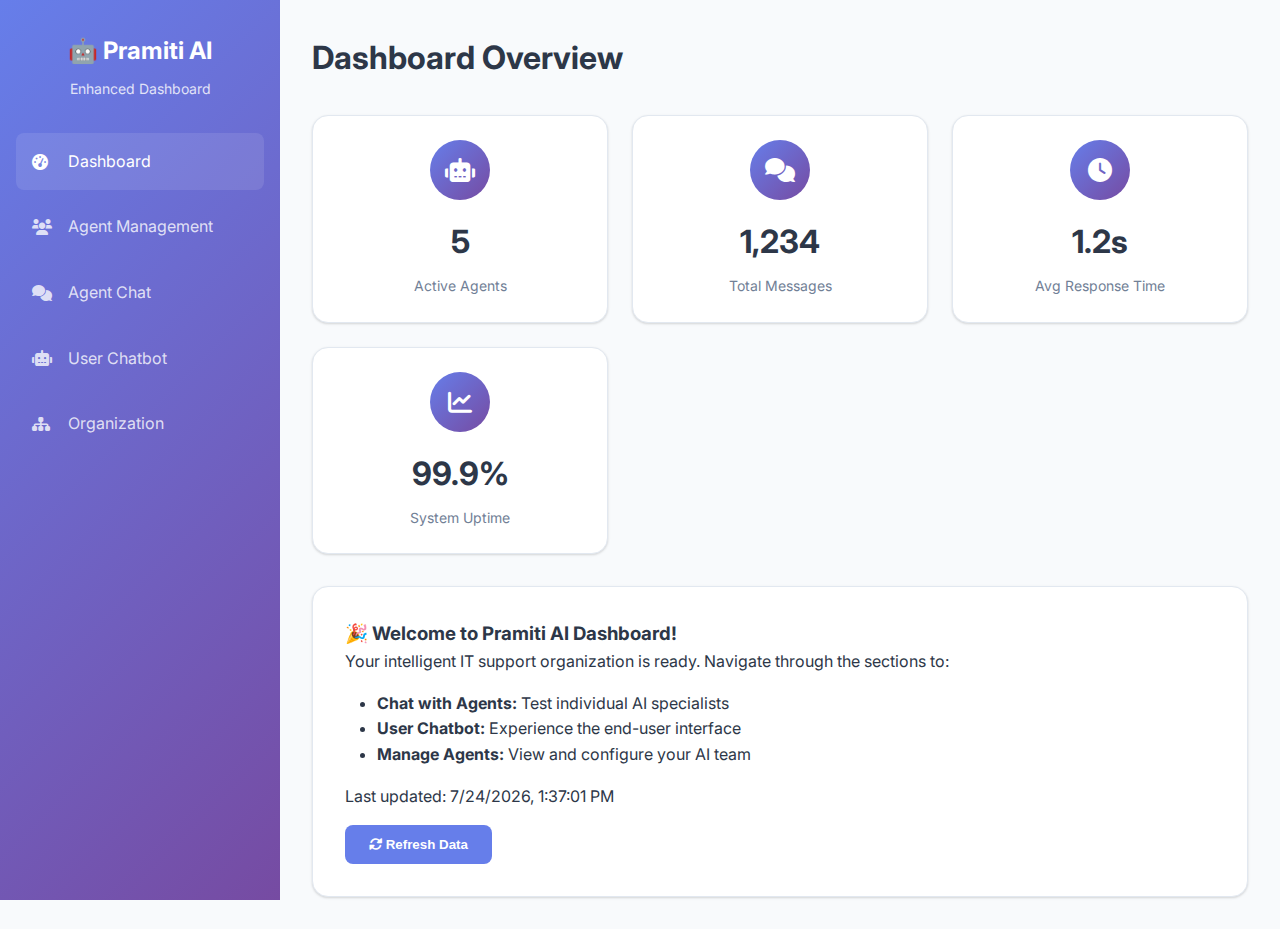
<file: web/chatbot-dashboard.html>
<!DOCTYPE html>
<html lang="en">
<head>
    <meta charset="UTF-8">
    <meta name="viewport" content="width=device-width, initial-scale=1.0">
    <title>Pramiti AI - Enhanced Dashboard</title>
    <link href="https://fonts.googleapis.com/css2?family=Inter:wght@300;400;500;600;700&display=swap" rel="stylesheet">
    <link rel="stylesheet" href="https://cdnjs.cloudflare.com/ajax/libs/font-awesome/6.0.0/css/all.min.css">
    <style>
        * {
            margin: 0;
            padding: 0;
            box-sizing: border-box;
        }

        :root {
            --primary-color: #667eea;
            --primary-dark: #5a6fd8;
            --secondary-color: #764ba2;
            --background-color: #f8fafc;
            --surface-color: #ffffff;
            --text-primary: #2d3748;
            --text-secondary: #718096;
            --border-color: #e2e8f0;
            --success-color: #48bb78;
            --warning-color: #ed8936;
            --error-color: #f56565;
            --shadow-sm: 0 1px 3px 0 rgba(0, 0, 0, 0.1), 0 1px 2px 0 rgba(0, 0, 0, 0.06);
            --shadow-md: 0 4px 6px -1px rgba(0, 0, 0, 0.1), 0 2px 4px -1px rgba(0, 0, 0, 0.06);
            --shadow-lg: 0 10px 15px -3px rgba(0, 0, 0, 0.1), 0 4px 6px -2px rgba(0, 0, 0, 0.05);
        }

        body {
            font-family: 'Inter', sans-serif;
            background-color: var(--background-color);
            color: var(--text-primary);
            line-height: 1.6;
        }

        .dashboard-container {
            display: flex;
            min-height: 100vh;
        }

        /* Sidebar */
        .sidebar {
            width: 280px;
            background: linear-gradient(135deg, var(--primary-color) 0%, var(--secondary-color) 100%);
            padding: 2rem 0;
            color: white;
            position: fixed;
            height: 100vh;
            overflow-y: auto;
            z-index: 1000;
        }

        .logo {
            text-align: center;
            margin-bottom: 2rem;
            padding: 0 2rem;
        }

        .logo h1 {
            font-size: 1.5rem;
            font-weight: 700;
            margin-bottom: 0.5rem;
        }

        .logo p {
            opacity: 0.8;
            font-size: 0.875rem;
        }

        .nav-menu {
            list-style: none;
            padding: 0 1rem;
        }

        .nav-item {
            margin-bottom: 0.5rem;
        }

        .nav-link {
            display: flex;
            align-items: center;
            padding: 1rem;
            color: rgba(255, 255, 255, 0.8);
            text-decoration: none;
            border-radius: 0.5rem;
            transition: all 0.3s ease;
            cursor: pointer;
        }

        .nav-link:hover,
        .nav-link.active {
            background: rgba(255, 255, 255, 0.1);
            color: white;
        }

        .nav-link i {
            width: 20px;
            margin-right: 1rem;
        }

        /* Main Content */
        .main-content {
            flex: 1;
            margin-left: 280px;
            padding: 2rem;
        }

        .content-section {
            display: none;
        }

        .content-section.active {
            display: block;
        }

        /* Header */
        .page-header {
            display: flex;
            justify-content: space-between;
            align-items: center;
            margin-bottom: 2rem;
        }

        .page-title {
            font-size: 2rem;
            font-weight: 700;
            color: var(--text-primary);
        }

        /* Cards */
        .card {
            background: var(--surface-color);
            border-radius: 1rem;
            padding: 2rem;
            box-shadow: var(--shadow-sm);
            border: 1px solid var(--border-color);
        }

        .stats-grid {
            display: grid;
            grid-template-columns: repeat(auto-fit, minmax(250px, 1fr));
            gap: 1.5rem;
            margin-bottom: 2rem;
        }

        .stat-card {
            background: var(--surface-color);
            border-radius: 1rem;
            padding: 1.5rem;
            box-shadow: var(--shadow-sm);
            border: 1px solid var(--border-color);
            text-align: center;
        }

        .stat-icon {
            width: 60px;
            height: 60px;
            background: linear-gradient(135deg, var(--primary-color), var(--secondary-color));
            border-radius: 50%;
            display: flex;
            align-items: center;
            justify-content: center;
            margin: 0 auto 1rem;
            color: white;
            font-size: 1.5rem;
        }

        .stat-value {
            font-size: 2rem;
            font-weight: 700;
            color: var(--text-primary);
            margin-bottom: 0.5rem;
        }

        .stat-label {
            color: var(--text-secondary);
            font-size: 0.875rem;
        }

        /* Chat Interface */
        .chat-container {
            display: grid;
            grid-template-columns: 300px 1fr;
            gap: 1.5rem;
            height: calc(100vh - 200px);
        }

        .agent-list {
            background: var(--surface-color);
            border-radius: 1rem;
            padding: 1rem;
            box-shadow: var(--shadow-sm);
            overflow-y: auto;
        }

        .agent-item {
            padding: 1rem;
            border-radius: 0.5rem;
            cursor: pointer;
            transition: all 0.3s ease;
            border: 1px solid transparent;
            margin-bottom: 0.5rem;
        }

        .agent-item:hover {
            background: var(--background-color);
        }

        .agent-item.active {
            background: linear-gradient(135deg, var(--primary-color), var(--secondary-color));
            color: white;
            border-color: var(--primary-color);
        }

        .agent-info h4 {
            font-weight: 600;
            margin-bottom: 0.25rem;
        }

        .agent-info p {
            font-size: 0.875rem;
            opacity: 0.8;
        }

        .chat-window {
            background: var(--surface-color);
            border-radius: 1rem;
            display: flex;
            flex-direction: column;
            box-shadow: var(--shadow-sm);
            overflow: hidden;
        }

        .chat-header {
            padding: 1rem 1.5rem;
            background: linear-gradient(135deg, var(--primary-color), var(--secondary-color));
            color: white;
        }

        .chat-messages {
            flex: 1;
            padding: 1rem;
            overflow-y: auto;
            background: #f9fafb;
        }

        .message {
            margin-bottom: 1rem;
            display: flex;
            align-items: flex-start;
            gap: 0.75rem;
        }

        .message.user {
            flex-direction: row-reverse;
        }

        .message-avatar {
            width: 40px;
            height: 40px;
            border-radius: 50%;
            display: flex;
            align-items: center;
            justify-content: center;
            font-size: 0.875rem;
            font-weight: 600;
            flex-shrink: 0;
        }

        .message.user .message-avatar {
            background: var(--primary-color);
            color: white;
        }

        .message.agent .message-avatar,
        .message.bot .message-avatar {
            background: var(--success-color);
            color: white;
        }

        .message-content {
            background: white;
            padding: 1rem;
            border-radius: 1rem;
            max-width: 70%;
            box-shadow: var(--shadow-sm);
        }

        .message.user .message-content {
            background: var(--primary-color);
            color: white;
        }

        .message-time {
            font-size: 0.75rem;
            color: var(--text-secondary);
            margin-top: 0.5rem;
        }

        .chat-input {
            padding: 1rem 1.5rem;
            background: var(--surface-color);
            border-top: 1px solid var(--border-color);
        }

        .chat-input-form {
            display: flex;
            gap: 1rem;
            align-items: center;
        }

        .chat-input-field {
            flex: 1;
            padding: 0.75rem 1rem;
            border: 1px solid var(--border-color);
            border-radius: 2rem;
            font-size: 0.875rem;
            outline: none;
            transition: border-color 0.3s ease;
        }

        .chat-input-field:focus {
            border-color: var(--primary-color);
        }

        .chat-send-btn {
            background: var(--primary-color);
            color: white;
            border: none;
            padding: 0.75rem 1.5rem;
            border-radius: 2rem;
            cursor: pointer;
            transition: background 0.3s ease;
            font-weight: 600;
        }

        .chat-send-btn:hover {
            background: var(--primary-dark);
        }

        /* Agent Management */
        .agents-grid {
            display: grid;
            grid-template-columns: repeat(auto-fill, minmax(300px, 1fr));
            gap: 1.5rem;
        }

        .agent-card {
            background: var(--surface-color);
            border-radius: 1rem;
            padding: 1.5rem;
            box-shadow: var(--shadow-sm);
            border: 1px solid var(--border-color);
            transition: all 0.3s ease;
        }

        .agent-card:hover {
            box-shadow: var(--shadow-md);
        }

        .agent-header {
            display: flex;
            align-items: center;
            margin-bottom: 1rem;
        }

        .agent-avatar {
            width: 50px;
            height: 50px;
            background: linear-gradient(135deg, var(--primary-color), var(--secondary-color));
            border-radius: 50%;
            display: flex;
            align-items: center;
            justify-content: center;
            color: white;
            font-size: 1.25rem;
            margin-right: 1rem;
        }

        .agent-name {
            font-weight: 600;
            font-size: 1.125rem;
        }

        .agent-role {
            color: var(--text-secondary);
            font-size: 0.875rem;
        }

        .agent-status {
            display: inline-block;
            padding: 0.25rem 0.75rem;
            border-radius: 1rem;
            font-size: 0.75rem;
            font-weight: 600;
            margin-top: 1rem;
        }

        .agent-status.online {
            background: #d4edda;
            color: var(--success-color);
        }

        .agent-status.offline {
            background: #f8d7da;
            color: var(--error-color);
        }

        /* Buttons */
        .btn {
            padding: 0.75rem 1.5rem;
            border: none;
            border-radius: 0.5rem;
            font-weight: 600;
            cursor: pointer;
            transition: all 0.3s ease;
            text-decoration: none;
            display: inline-block;
            text-align: center;
            margin-right: 0.5rem;
        }

        .btn-primary {
            background: var(--primary-color);
            color: white;
        }

        .btn-primary:hover {
            background: var(--primary-dark);
        }

        .btn-secondary {
            background: var(--text-secondary);
            color: white;
        }

        .btn-success {
            background: var(--success-color);
            color: white;
        }

        /* User Bot Interface */
        .userbot-container {
            max-width: 800px;
            margin: 0 auto;
        }

        .userbot-intro {
            text-align: center;
            margin-bottom: 2rem;
        }

        .userbot-intro h2 {
            font-size: 2rem;
            margin-bottom: 1rem;
            background: linear-gradient(135deg, var(--primary-color), var(--secondary-color));
            -webkit-background-clip: text;
            -webkit-text-fill-color: transparent;
            background-clip: text;
        }

        .quick-actions {
            display: grid;
            grid-template-columns: repeat(auto-fit, minmax(200px, 1fr));
            gap: 1rem;
            margin-bottom: 2rem;
        }

        .quick-action {
            background: var(--surface-color);
            border: 1px solid var(--border-color);
            border-radius: 0.75rem;
            padding: 1rem;
            text-align: center;
            cursor: pointer;
            transition: all 0.3s ease;
        }

        .quick-action:hover {
            border-color: var(--primary-color);
            background: var(--background-color);
        }

        .quick-action i {
            font-size: 2rem;
            color: var(--primary-color);
            margin-bottom: 0.5rem;
        }

        /* Responsive Design */
        @media (max-width: 768px) {
            .sidebar {
                width: 100%;
                position: static;
                height: auto;
            }

            .main-content {
                margin-left: 0;
                padding: 1rem;
            }

            .chat-container {
                grid-template-columns: 1fr;
                height: auto;
            }

            .stats-grid {
                grid-template-columns: 1fr;
            }
        }

        /* Loading States */
        .loading {
            display: inline-block;
            width: 20px;
            height: 20px;
            border: 2px solid var(--border-color);
            border-radius: 50%;
            border-top-color: var(--primary-color);
            animation: spin 1s ease-in-out infinite;
        }

        @keyframes spin {
            to { transform: rotate(360deg); }
        }

        /* Notifications */
        .notification {
            position: fixed;
            top: 20px;
            right: 20px;
            background: var(--surface-color);
            border: 1px solid var(--border-color);
            border-radius: 0.5rem;
            padding: 1rem;
            box-shadow: var(--shadow-lg);
            z-index: 9999;
            max-width: 350px;
        }

        .notification.success {
            border-left: 4px solid var(--success-color);
        }

        .notification.error {
            border-left: 4px solid var(--error-color);
        }
    </style>
</head>
<body>
    <div class="dashboard-container">
        <!-- Sidebar Navigation -->
        <aside class="sidebar">
            <div class="logo">
                <h1>🤖 Pramiti AI</h1>
                <p>Enhanced Dashboard</p>
            </div>
            
            <nav>
                <ul class="nav-menu">
                    <li class="nav-item">
                        <a href="#" class="nav-link active" data-section="dashboard">
                            <i class="fas fa-tachometer-alt"></i>
                            <span>Dashboard</span>
                        </a>
                    </li>
                    <li class="nav-item">
                        <a href="#" class="nav-link" data-section="agent-management">
                            <i class="fas fa-users"></i>
                            <span>Agent Management</span>
                        </a>
                    </li>
                    <li class="nav-item">
                        <a href="#" class="nav-link" data-section="agent-chat">
                            <i class="fas fa-comments"></i>
                            <span>Agent Chat</span>
                        </a>
                    </li>
                    <li class="nav-item">
                        <a href="#" class="nav-link" data-section="user-chatbot">
                            <i class="fas fa-robot"></i>
                            <span>User Chatbot</span>
                        </a>
                    </li>
                    <li class="nav-item">
                        <a href="#" class="nav-link" data-section="hierarchy">
                            <i class="fas fa-sitemap"></i>
                            <span>Organization</span>
                        </a>
                    </li>
                </ul>
            </nav>
        </aside>

        <!-- Main Content Area -->
        <main class="main-content">
            <!-- Dashboard Section -->
            <section id="dashboard" class="content-section active">
                <div class="page-header">
                    <h1 class="page-title">Dashboard Overview</h1>
                </div>

                <div class="stats-grid">
                    <div class="stat-card">
                        <div class="stat-icon">
                            <i class="fas fa-robot"></i>
                        </div>
                        <div class="stat-value" id="active-agents">5</div>
                        <div class="stat-label">Active Agents</div>
                    </div>
                    
                    <div class="stat-card">
                        <div class="stat-icon">
                            <i class="fas fa-comments"></i>
                        </div>
                        <div class="stat-value" id="total-messages">1,234</div>
                        <div class="stat-label">Total Messages</div>
                    </div>
                    
                    <div class="stat-card">
                        <div class="stat-icon">
                            <i class="fas fa-clock"></i>
                        </div>
                        <div class="stat-value" id="avg-response">1.2s</div>
                        <div class="stat-label">Avg Response Time</div>
                    </div>
                    
                    <div class="stat-card">
                        <div class="stat-icon">
                            <i class="fas fa-chart-line"></i>
                        </div>
                        <div class="stat-value" id="system-uptime">99.9%</div>
                        <div class="stat-label">System Uptime</div>
                    </div>
                </div>

                <div class="card">
                    <h3>🎉 Welcome to Pramiti AI Dashboard!</h3>
                    <p>Your intelligent IT support organization is ready. Navigate through the sections to:</p>
                    <ul style="margin: 1rem 0; padding-left: 2rem;">
                        <li><strong>Chat with Agents:</strong> Test individual AI specialists</li>
                        <li><strong>User Chatbot:</strong> Experience the end-user interface</li>
                        <li><strong>Manage Agents:</strong> View and configure your AI team</li>
                    </ul>
                    <p>Last updated: <span id="last-update"></span></p>
                    <div style="margin-top: 1rem;">
                        <button class="btn btn-primary" onclick="refreshDashboard()">
                            <i class="fas fa-sync-alt"></i> Refresh Data
                        </button>
                    </div>
                </div>
            </section>

            <!-- Agent Management Section -->
            <section id="agent-management" class="content-section">
                <div class="page-header">
                    <h1 class="page-title">Agent Management</h1>
                    <button class="btn btn-primary" onclick="showAddAgentModal()">
                        <i class="fas fa-plus"></i> Add New Agent
                    </button>
                </div>

                <div class="agents-grid" id="agents-container">
                    <!-- Agents will be loaded here dynamically -->
                </div>
            </section>

            <!-- Agent Chat Section -->
            <section id="agent-chat" class="content-section">
                <div class="page-header">
                    <h1 class="page-title">Agent Chat Interface</h1>
                </div>

                <div class="chat-container">
                    <div class="agent-list">
                        <h3 style="margin-bottom: 1rem;">Available Agents</h3>
                        <div id="chat-agent-list">
                            <!-- Agent list will be populated here -->
                        </div>
                    </div>

                    <div class="chat-window">
                        <div class="chat-header">
                            <h3 id="current-agent-name">Select an agent to start chatting</h3>
                        </div>
                        
                        <div class="chat-messages" id="chat-messages">
                            <div style="text-align: center; color: var(--text-secondary); margin-top: 2rem;">
                                <i class="fas fa-comments" style="font-size: 3rem; margin-bottom: 1rem;"></i>
                                <p>Select an agent from the list to start a conversation</p>
                            </div>
                        </div>
                        
                        <div class="chat-input">
                            <form class="chat-input-form" id="chat-form">
                                <input 
                                    type="text" 
                                    class="chat-input-field" 
                                    id="chat-message-input"
                                    placeholder="Type your message..." 
                                    disabled
                                >
                                <button type="submit" class="chat-send-btn" disabled>
                                    <i class="fas fa-paper-plane"></i>
                                </button>
                            </form>
                        </div>
                    </div>
                </div>
            </section>

            <!-- User Chatbot Section -->
            <section id="user-chatbot" class="content-section">
                <div class="userbot-container">
                    <div class="userbot-intro">
                        <h2>🤖 Pramiti Assistant</h2>
                        <p>Your intelligent IT support companion. I can help with incidents, requests, and general inquiries.</p>
                    </div>

                    <div class="quick-actions">
                        <div class="quick-action" onclick="sendQuickMessage('I need to report an incident')">
                            <i class="fas fa-exclamation-triangle"></i>
                            <h4>Report Incident</h4>
                            <p>Report system issues</p>
                        </div>
                        
                        <div class="quick-action" onclick="sendQuickMessage('I need to request access to a system')">
                            <i class="fas fa-key"></i>
                            <h4>Request Access</h4>
                            <p>Request system access</p>
                        </div>
                        
                        <div class="quick-action" onclick="sendQuickMessage('I want to check my ticket status')">
                            <i class="fas fa-search"></i>
                            <h4>Check Status</h4>
                            <p>Track your requests</p>
                        </div>
                        
                        <div class="quick-action" onclick="sendQuickMessage('I need help with IT policies')">
                            <i class="fas fa-question-circle"></i>
                            <h4>Get Help</h4>
                            <p>General assistance</p>
                        </div>
                    </div>

                    <div class="chat-window">
                        <div class="chat-header">
                            <h3>💬 Chat with Pramiti</h3>
                        </div>
                        
                        <div class="chat-messages" id="userbot-messages">
                            <div class="message bot">
                                <div class="message-avatar">🤖</div>
                                <div class="message-content">
                                    <p>Hello! I'm Pramiti, your AI assistant. How can I help you today?</p>
                                    <div class="message-time" id="bot-time"></div>
                                </div>
                            </div>
                        </div>
                        
                        <div class="chat-input">
                            <form class="chat-input-form" id="userbot-form">
                                <input 
                                    type="text" 
                                    class="chat-input-field" 
                                    id="userbot-message-input"
                                    placeholder="Type your message to Pramiti..."
                                >
                                <button type="submit" class="chat-send-btn">
                                    <i class="fas fa-paper-plane"></i>
                                </button>
                            </form>
                        </div>
                    </div>
                </div>
            </section>

            <!-- Hierarchy Section -->
            <section id="hierarchy" class="content-section">
                <div class="page-header">
                    <h1 class="page-title">Organization Hierarchy</h1>
                    <button class="btn btn-success" onclick="saveHierarchy()">
                        <i class="fas fa-save"></i> Save Changes
                    </button>
                </div>

                <div class="card">
                    <h3>Organization Structure</h3>
                    <div id="hierarchy-builder">
                        <p>Interactive hierarchy builder coming soon! 🏗️</p>
                        <p>This will allow you to drag and drop agents to build your organization structure.</p>
                    </div>
                </div>
            </section>
        </main>
    </div>

    <script>
        // Initialize the application
        document.addEventListener('DOMContentLoaded', function() {
            initializeApp();
        });

        // Global variables
        let currentAgent = null;
        let agents = [];
        let userBotSessionId = null;

        // Initialize the application
        function initializeApp() {
            setupNavigation();
            loadAgents();
            updateTimestamps();
            
            // Set up user bot session
            userBotSessionId = generateSessionId();
        }

        // Navigation setup
        function setupNavigation() {
            document.querySelectorAll('.nav-link').forEach(link => {
                link.addEventListener('click', function(e) {
                    e.preventDefault();
                    
                    // Update active nav
                    document.querySelectorAll('.nav-link').forEach(l => l.classList.remove('active'));
                    this.classList.add('active');
                    
                    // Show corresponding section
                    const targetSection = this.getAttribute('data-section');
                    document.querySelectorAll('.content-section').forEach(section => {
                        section.classList.remove('active');
                    });
                    document.getElementById(targetSection).classList.add('active');
                });
            });
        }

        // Load sample agents for demo
        function loadAgents() {
            agents = [
                {
                    id: 'ceo',
                    name: 'CEO Agent',
                    type: 'executive',
                    role: 'Chief Executive Officer',
                    specialization: 'Strategic Leadership',
                    status: 'online',
                    icon: 'fas fa-crown'
                },
                {
                    id: 'manager',
                    name: 'Senior Manager',
                    type: 'manager',
                    role: 'ITSM Manager',
                    specialization: 'Team Management',
                    status: 'online',
                    icon: 'fas fa-user-tie'
                },
                {
                    id: 'incident',
                    name: 'Incident Agent',
                    type: 'specialist',
                    role: 'Incident Specialist',
                    specialization: 'Incident Management',
                    status: 'online',
                    icon: 'fas fa-exclamation-triangle'
                },
                {
                    id: 'problem',
                    name: 'Problem Agent',
                    type: 'specialist',
                    role: 'Problem Specialist',
                    specialization: 'Problem Management',
                    status: 'online',
                    icon: 'fas fa-search'
                },
                {
                    id: 'change',
                    name: 'Change Agent',
                    type: 'specialist',
                    role: 'Change Specialist',
                    specialization: 'Change Management',
                    status: 'online',
                    icon: 'fas fa-cogs'
                }
            ];
            renderAgentsGrid();
            renderChatAgentList();
        }

        // Render agents grid
        function renderAgentsGrid() {
            const container = document.getElementById('agents-container');
            container.innerHTML = agents.map(agent => `
                <div class="agent-card">
                    <div class="agent-header">
                        <div class="agent-avatar">
                            <i class="${agent.icon}"></i>
                        </div>
                        <div>
                            <div class="agent-name">${agent.name}</div>
                            <div class="agent-role">${agent.role}</div>
                        </div>
                    </div>
                    <p><strong>Type:</strong> ${agent.type}</p>
                    <p><strong>Specialization:</strong> ${agent.specialization}</p>
                    <div class="agent-status ${agent.status}">${agent.status}</div>
                    <div style="margin-top: 1rem;">
                        <button class="btn btn-primary" onclick="editAgent('${agent.id}')">
                            <i class="fas fa-edit"></i> Edit
                        </button>
                        <button class="btn btn-secondary" onclick="chatWithAgent('${agent.id}')">
                            <i class="fas fa-comment"></i> Chat
                        </button>
                    </div>
                </div>
            `).join('');
        }

        // Render chat agent list
        function renderChatAgentList() {
            const container = document.getElementById('chat-agent-list');
            container.innerHTML = agents.map(agent => `
                <div class="agent-item" onclick="selectAgent('${agent.id}')">
                    <div class="agent-info">
                        <h4><i class="${agent.icon}"></i> ${agent.name}</h4>
                        <p>${agent.role} • ${agent.status}</p>
                    </div>
                </div>
            `).join('');
        }

        // Select agent for chat
        function selectAgent(agentId) {
            currentAgent = agents.find(a => a.id === agentId);
            if (!currentAgent) return;

            // Update UI
            document.querySelectorAll('.agent-item').forEach(item => item.classList.remove('active'));
            event.currentTarget.classList.add('active');
            
            document.getElementById('current-agent-name').textContent = currentAgent.name;
            document.getElementById('chat-message-input').disabled = false;
            document.querySelector('.chat-send-btn').disabled = false;
            
            // Load conversation history
            loadAgentConversation(agentId);
        }

        // Load agent conversation
        function loadAgentConversation(agentId) {
            const messagesContainer = document.getElementById('chat-messages');
            messagesContainer.innerHTML = `
                <div class="message agent">
                    <div class="message-avatar"><i class="${currentAgent.icon}"></i></div>
                    <div class="message-content">
                        <p>Hello! I'm ${currentAgent.name}. How can I assist you today?</p>
                        <div class="message-time">${new Date().toLocaleTimeString()}</div>
                    </div>
                </div>
            `;
        }

        // Send message to agent
        function sendMessageToAgent(message) {
            if (!currentAgent || !message.trim()) return;

            // Add user message to chat
            addMessageToChat('user', message, 'chat-messages');

            // Simulate agent response
            setTimeout(() => {
                const simulatedResponse = generateAgentResponse(message);
                addMessageToChat('agent', simulatedResponse, 'chat-messages');
            }, 1000);
        }

        // Generate simulated agent response
        function generateAgentResponse(userMessage) {
            const responses = {
                executive: [
                    "I'll review this from a strategic perspective and coordinate with the appropriate teams.",
                    "This requires executive attention. Let me ensure proper resource allocation.",
                    "I'll evaluate the organizational impact and provide guidance on next steps."
                ],
                manager: [
                    "I'll coordinate with my team to address this efficiently.",
                    "Let me assign the right specialists to handle this request.",
                    "I'll monitor progress and ensure timely resolution."
                ],
                specialist: [
                    "I'll investigate this issue using my specialized knowledge and tools.",
                    "Based on my expertise, I recommend the following approach...",
                    "I'll handle this according to established procedures and best practices."
                ]
            };

            const agentResponses = responses[currentAgent.type] || responses.specialist;
            return agentResponses[Math.floor(Math.random() * agentResponses.length)];
        }

        // Send message to user bot
        function sendMessageToUserBot(message) {
            if (!message.trim()) return;

            // Add user message
            addMessageToChat('user', message, 'userbot-messages');

            // Simulate bot response
            setTimeout(() => {
                const simulatedResponse = generateUserBotResponse(message);
                addMessageToChat('bot', simulatedResponse, 'userbot-messages');
            }, 1000);
        }

        // Generate user bot response
        function generateUserBotResponse(message) {
            const lowerMessage = message.toLowerCase();
            
            if (lowerMessage.includes('incident') || lowerMessage.includes('problem') || lowerMessage.includes('issue')) {
                return "I understand you're experiencing an issue. I've created incident ticket INC-2025" + Math.floor(Math.random() * 10000) + " and assigned it to our technical team. Can you provide more details about the problem?";
            } else if (lowerMessage.includes('access') || lowerMessage.includes('permission') || lowerMessage.includes('request')) {
                return "I can help you with access requests. I've created service request REQ-2025" + Math.floor(Math.random() * 10000) + ". Please specify what system or resource you need access to, and I'll route it to the appropriate approver.";
            } else if (lowerMessage.includes('status') || lowerMessage.includes('check') || lowerMessage.includes('ticket')) {
                return "Let me check your recent tickets... I found 2 active tickets: INC-20251110-001 (In Progress) and REQ-20251109-002 (Approved, pending implementation). Would you like details on any specific ticket?";
            } else {
                return "I'm here to help with your IT needs! I can assist with incident reporting, service requests, access requests, and status updates. What would you like help with today?";
            }
        }

        // Add message to chat
        function addMessageToChat(type, message, containerId) {
            const container = document.getElementById(containerId);
            const messageDiv = document.createElement('div');
            messageDiv.className = `message ${type}`;
            
            let avatar;
            if (type === 'user') {
                avatar = '👤';
            } else if (type === 'bot') {
                avatar = '🤖';
            } else if (currentAgent) {
                avatar = `<i class="${currentAgent.icon}"></i>`;
            } else {
                avatar = '🤖';
            }
            
            messageDiv.innerHTML = `
                <div class="message-avatar">${avatar}</div>
                <div class="message-content">
                    <p>${message}</p>
                    <div class="message-time">${new Date().toLocaleTimeString()}</div>
                </div>
            `;
            
            container.appendChild(messageDiv);
            container.scrollTop = container.scrollHeight;
        }

        // Chat form handlers
        document.getElementById('chat-form').addEventListener('submit', function(e) {
            e.preventDefault();
            const input = document.getElementById('chat-message-input');
            const message = input.value.trim();
            if (message) {
                sendMessageToAgent(message);
                input.value = '';
            }
        });

        document.getElementById('userbot-form').addEventListener('submit', function(e) {
            e.preventDefault();
            const input = document.getElementById('userbot-message-input');
            const message = input.value.trim();
            if (message) {
                sendMessageToUserBot(message);
                input.value = '';
            }
        });

        // Quick message for user bot
        function sendQuickMessage(message) {
            document.getElementById('userbot-message-input').value = message;
            sendMessageToUserBot(message);
            document.getElementById('userbot-message-input').value = '';
        }

        // Utility functions
        function generateSessionId() {
            return 'session_' + Math.random().toString(36).substr(2, 9);
        }

        function updateTimestamps() {
            const now = new Date().toLocaleString();
            document.getElementById('last-update').textContent = now;
            const botTimeElement = document.getElementById('bot-time');
            if (botTimeElement) {
                botTimeElement.textContent = new Date().toLocaleTimeString();
            }
        }

        function refreshDashboard() {
            updateTimestamps();
            showNotification('Dashboard refreshed successfully!', 'success');
        }

        function showNotification(message, type = 'success') {
            const notification = document.createElement('div');
            notification.className = `notification ${type}`;
            notification.innerHTML = `
                <p>${message}</p>
            `;
            
            document.body.appendChild(notification);
            
            setTimeout(() => {
                notification.remove();
            }, 3000);
        }

        // Placeholder functions for future implementation
        function showAddAgentModal() {
            showNotification('Add Agent modal - Coming Soon!', 'success');
        }

        function editAgent(agentId) {
            showNotification(`Edit agent ${agentId} - Coming Soon!`, 'success');
        }

        function chatWithAgent(agentId) {
            // Switch to agent chat section
            document.querySelector('[data-section="agent-chat"]').click();
            // Select the agent
            setTimeout(() => {
                selectAgent(agentId);
            }, 100);
        }

        function saveHierarchy() {
            showNotification('Hierarchy saved successfully!', 'success');
        }

        // Initialize timestamps on load
        updateTimestamps();
        
        // Refresh timestamps every 30 seconds
        setInterval(updateTimestamps, 30000);
    </script>
</body>
</html>
</file>
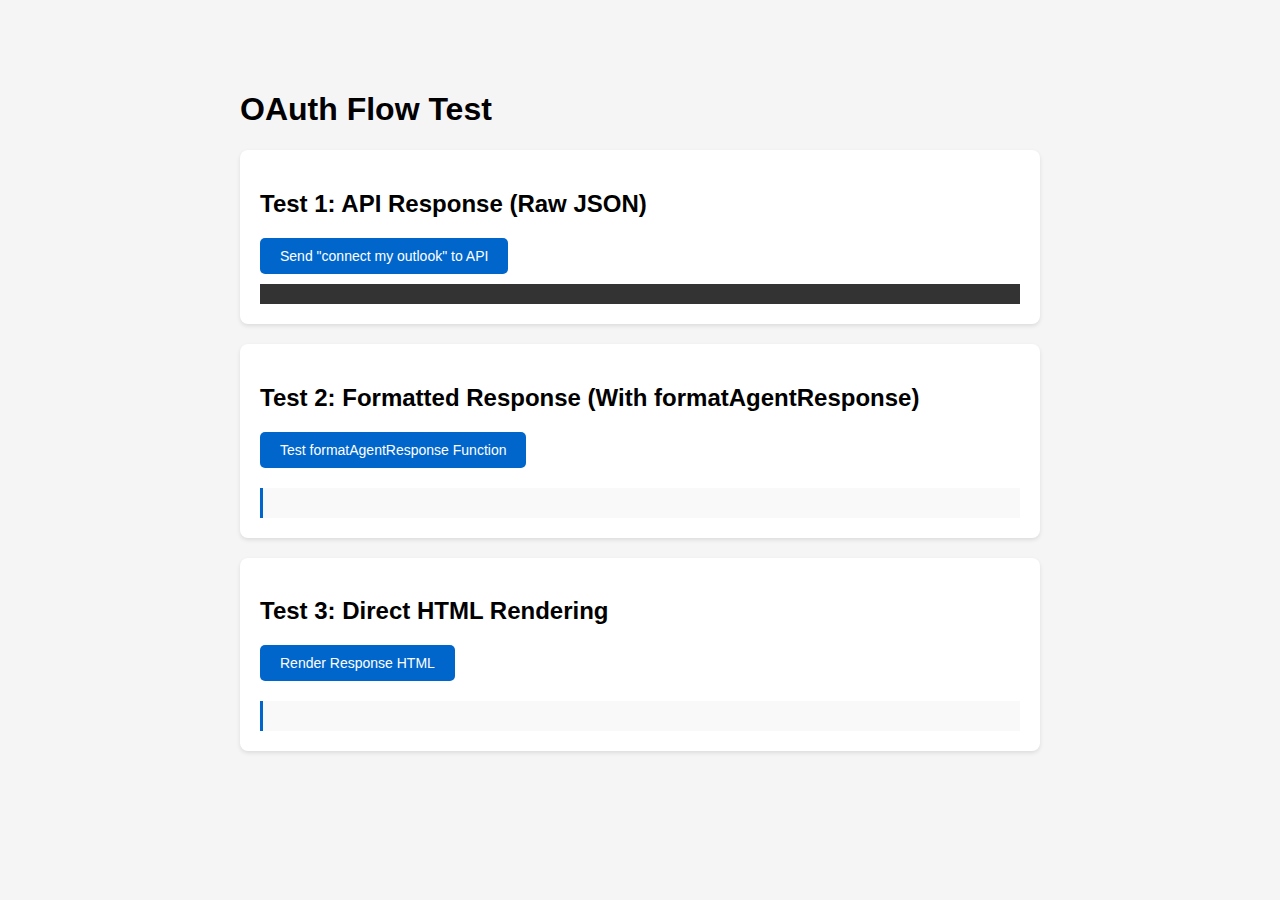
<file: web/test_oauth_flow.html>
<!DOCTYPE html>
<html lang="en">
<head>
    <meta charset="UTF-8">
    <meta name="viewport" content="width=device-width, initial-scale=1.0">
    <title>OAuth Flow Test</title>
    <style>
        body {
            font-family: Arial, sans-serif;
            max-width: 800px;
            margin: 50px auto;
            padding: 20px;
            background: #f5f5f5;
        }
        .test-section {
            background: white;
            padding: 20px;
            margin: 20px 0;
            border-radius: 8px;
            box-shadow: 0 2px 4px rgba(0,0,0,0.1);
        }
        button {
            background: #0066cc;
            color: white;
            border: none;
            padding: 10px 20px;
            border-radius: 5px;
            cursor: pointer;
            font-size: 14px;
        }
        button:hover {
            background: #0052a3;
        }
        .response {
            margin-top: 20px;
            padding: 15px;
            background: #f9f9f9;
            border-left: 3px solid #0066cc;
            white-space: pre-wrap;
        }
        .raw-response {
            margin-top: 10px;
            padding: 10px;
            background: #333;
            color: #0f0;
            font-family: monospace;
            font-size: 12px;
            overflow-x: auto;
        }
    </style>
</head>
<body>
    <h1>OAuth Flow Test</h1>
    
    <div class="test-section">
        <h2>Test 1: API Response (Raw JSON)</h2>
        <button onclick="testAPI()">Send "connect my outlook" to API</button>
        <div id="api-raw" class="raw-response"></div>
    </div>
    
    <div class="test-section">
        <h2>Test 2: Formatted Response (With formatAgentResponse)</h2>
        <button onclick="testFormatted()">Test formatAgentResponse Function</button>
        <div id="formatted-result" class="response"></div>
    </div>
    
    <div class="test-section">
        <h2>Test 3: Direct HTML Rendering</h2>
        <button onclick="testDirectHTML()">Render Response HTML</button>
        <div id="html-result" class="response"></div>
    </div>

    <script>
        // Copy the formatAgentResponse function from the dashboard
        function escapeHtml(text) {
            const div = document.createElement('div');
            div.textContent = text;
            return div.innerHTML;
        }

        function formatAgentResponse(text) {
            if (!text) return 'No response';

            // Check if response contains OAuth HTML links (for authentication flows)
            const hasOAuthLink = text.includes('<a href="https://login.microsoftonline.com') || 
                                text.includes('<a href="https://accounts.google.com');
            
            // If it has OAuth links, preserve the HTML but sanitize other content
            if (hasOAuthLink) {
                // Simple sanitization: allow <a> tags with href and specific other safe tags
                let formatted = text;
                
                // Convert markdown-style formatting to HTML
                // Bold text: **text** or __text__
                formatted = formatted.replace(/\*\*(.+?)\*\*/g, '<strong>$1</strong>');
                formatted = formatted.replace(/__(.+?)__/g, '<strong>$1</strong>');

                // Newlines to breaks
                formatted = formatted.replace(/\n/g, '<br>');
                
                return formatted;
            }

            // Original behavior for regular responses - escape HTML first for safety
            let formatted = escapeHtml(text);

            // Convert markdown-style formatting to HTML
            formatted = formatted.replace(/\*\*(.+?)\*\*/g, '<strong>$1</strong>');
            formatted = formatted.replace(/__(.+?)__/g, '<strong>$1</strong>');
            formatted = formatted.replace(/\*(.+?)\*/g, '<em>$1</em>');
            formatted = formatted.replace(/_(.+?)_/g, '<em>$1</em>');
            formatted = formatted.replace(/`(.+?)`/g, '<code>$1</code>');

            const paragraphs = formatted.split('\n\n');
            formatted = paragraphs.map(p => {
                if (p.trim().startsWith('•') || p.trim().match(/^\d+\./)) {
                    return `<p>${p.trim()}</p>`;
                }
                return `<p>${p.trim()}</p>`;
            }).join('');

            formatted = formatted.replace(/\n/g, '<br>');

            return formatted;
        }

        async function testAPI() {
            const rawDiv = document.getElementById('api-raw');
            rawDiv.textContent = 'Loading...';
            
            try {
                const response = await fetch('http://localhost:8084/user-chat', {
                    method: 'POST',
                    headers: {
                        'Content-Type': 'application/json',
                    },
                    body: JSON.stringify({
                        message: 'connect my outlook',
                        user_id: 'test123'
                    })
                });
                
                const data = await response.json();
                rawDiv.textContent = JSON.stringify(data, null, 2);
                
                // Store for other tests
                window.testResponse = data.response;
                
            } catch (error) {
                rawDiv.textContent = 'Error: ' + error.message;
            }
        }

        function testFormatted() {
            const resultDiv = document.getElementById('formatted-result');
            
            if (!window.testResponse) {
                resultDiv.innerHTML = '<p style="color: red;">Please run Test 1 first!</p>';
                return;
            }
            
            const formatted = formatAgentResponse(window.testResponse);
            resultDiv.innerHTML = formatted;
            
            // Also show if it detected OAuth link
            const hasOAuth = window.testResponse.includes('<a href="https://login.microsoftonline.com');
            console.log('Has OAuth link:', hasOAuth);
            console.log('Original response:', window.testResponse);
            console.log('Formatted response:', formatted);
        }

        function testDirectHTML() {
            const resultDiv = document.getElementById('html-result');
            
            if (!window.testResponse) {
                resultDiv.innerHTML = '<p style="color: red;">Please run Test 1 first!</p>';
                return;
            }
            
            // Just render it directly
            resultDiv.innerHTML = window.testResponse;
        }
    </script>
</body>
</html>
</file>
